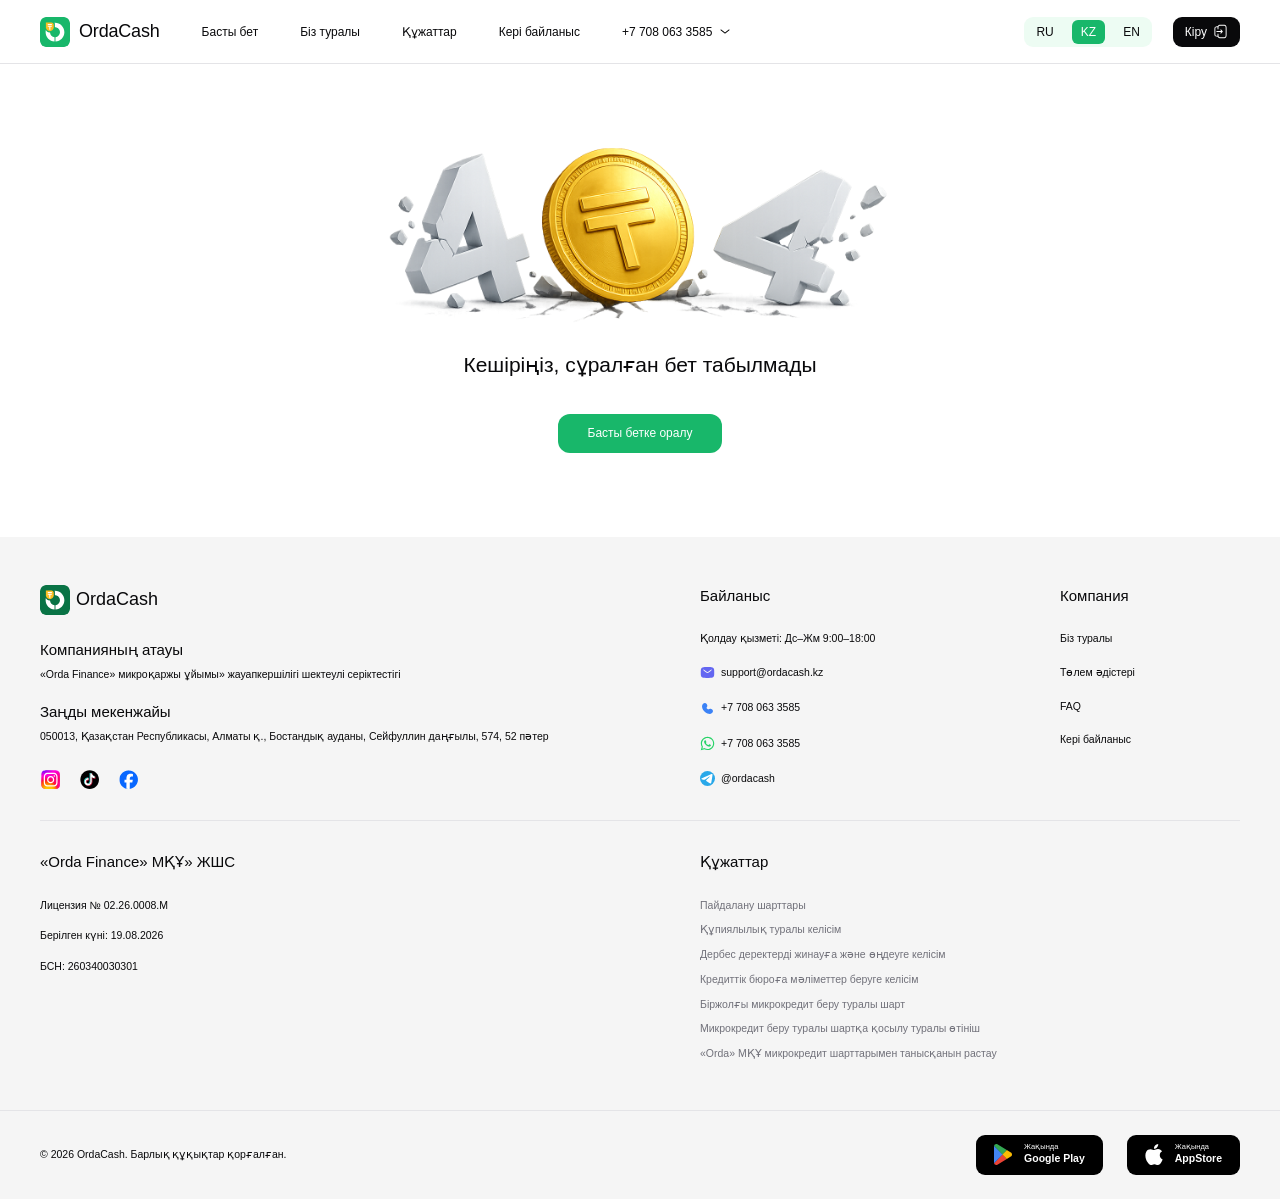
<file: index.html>
<!DOCTYPE html>
<html lang="">
  <head>
    <meta charset="UTF-8">
    <link rel="icon" type="image/svg+xml" href="/favicon.svg">
    <link rel="icon" type="image/png" href="/favicon.png">
    <link rel="alternate icon" href="/favicon.ico">
    <link rel="apple-touch-icon" href="/favicon.png">
    <meta name="viewport" content="width=device-width, initial-scale=1.0">
    <meta name="facebook-domain-verification" content="up6lw9iua0efh7x1pr0l6w2xbmu5cw" />
    <link rel="preconnect" href="https://api.fontshare.com">
    <link rel="stylesheet" href="https://api.fontshare.com/v2/css?f[]=satoshi@900&display=swap">
    <title>OrdaCash - Fast Loans, Brighten Your Future</title>
    <script>
      // rem 适配：1rem = 10px（以设计稿为基准），移动端按 375 设计稿缩放；
      // PC 端大屏按 1920 设计稿（内容区 1600），笔记本端（≤1710px）整体按 1200/1600 = 0.75 等比缩小
      (function (doc, win) {
        var docEl = doc.documentElement
        function setRem() {
          var width = docEl.clientWidth || win.innerWidth
          var size = width <= 768
            ? Math.min(Math.max(width / 375 * 10, 8.5), 12)
            : width <= 1710 ? 7.5 : 10
          docEl.style.fontSize = size + 'px'
        }
        setRem()
        win.addEventListener('resize', setRem)
        win.addEventListener('pageshow', function (e) {
          if (e.persisted) setRem()
        })
      })(document, window)
    </script>
    <script async src="https://www.googletagmanager.com/gtag/js?id=G-43SJ85DHX4"></script>
    <script>
      window.dataLayer = window.dataLayer || [];
      function gtag(){dataLayer.push(arguments);}
      gtag('js', new Date());

      gtag('config', 'G-43SJ85DHX4');
    </script>
    <script>
      !function (w, d, t) {
        w.TiktokAnalyticsObject=t;var ttq=w[t]=w[t]||[];ttq.methods=["page","track","identify","instances","debug","on","off","once","ready","alias","group","enableCookie","disableCookie","holdConsent","revokeConsent","grantConsent"],ttq.setAndDefer=function(t,e){t[e]=function(){t.push([e].concat(Array.prototype.slice.call(arguments,0)))}};for(var i=0;i<ttq.methods.length;i++)ttq.setAndDefer(ttq,ttq.methods[i]);ttq.instance=function(t){for(
      var e=ttq._i[t]||[],n=0;n<ttq.methods.length;n++)ttq.setAndDefer(e,ttq.methods[n]);return e},ttq.load=function(e,n){var r="https://analytics.tiktok.com/i18n/pixel/events.js",o=n&&n.partner;ttq._i=ttq._i||{},ttq._i[e]=[],ttq._i[e]._u=r,ttq._t=ttq._t||{},ttq._t[e]=+new Date,ttq._o=ttq._o||{},ttq._o[e]=n||{};n=document.createElement("script")
      ;n.type="text/javascript",n.async=!0,n.src=r+"?sdkid="+e+"&lib="+t;e=document.getElementsByTagName("script")[0];e.parentNode.insertBefore(n,e)};


        ttq.load('D4659HBC77U8B5BDPUO0');
        ttq.page();
      }(window, document, 'ttq');
    </script>

    <script type="module" crossorigin src="/assets/index-FPGngcfG.js"></script>
    <link rel="stylesheet" crossorigin href="/assets/index-fVrL74od.css">
  </head>
  <body>
    <div id="app"></div>
  </body>
</html>
</file>
